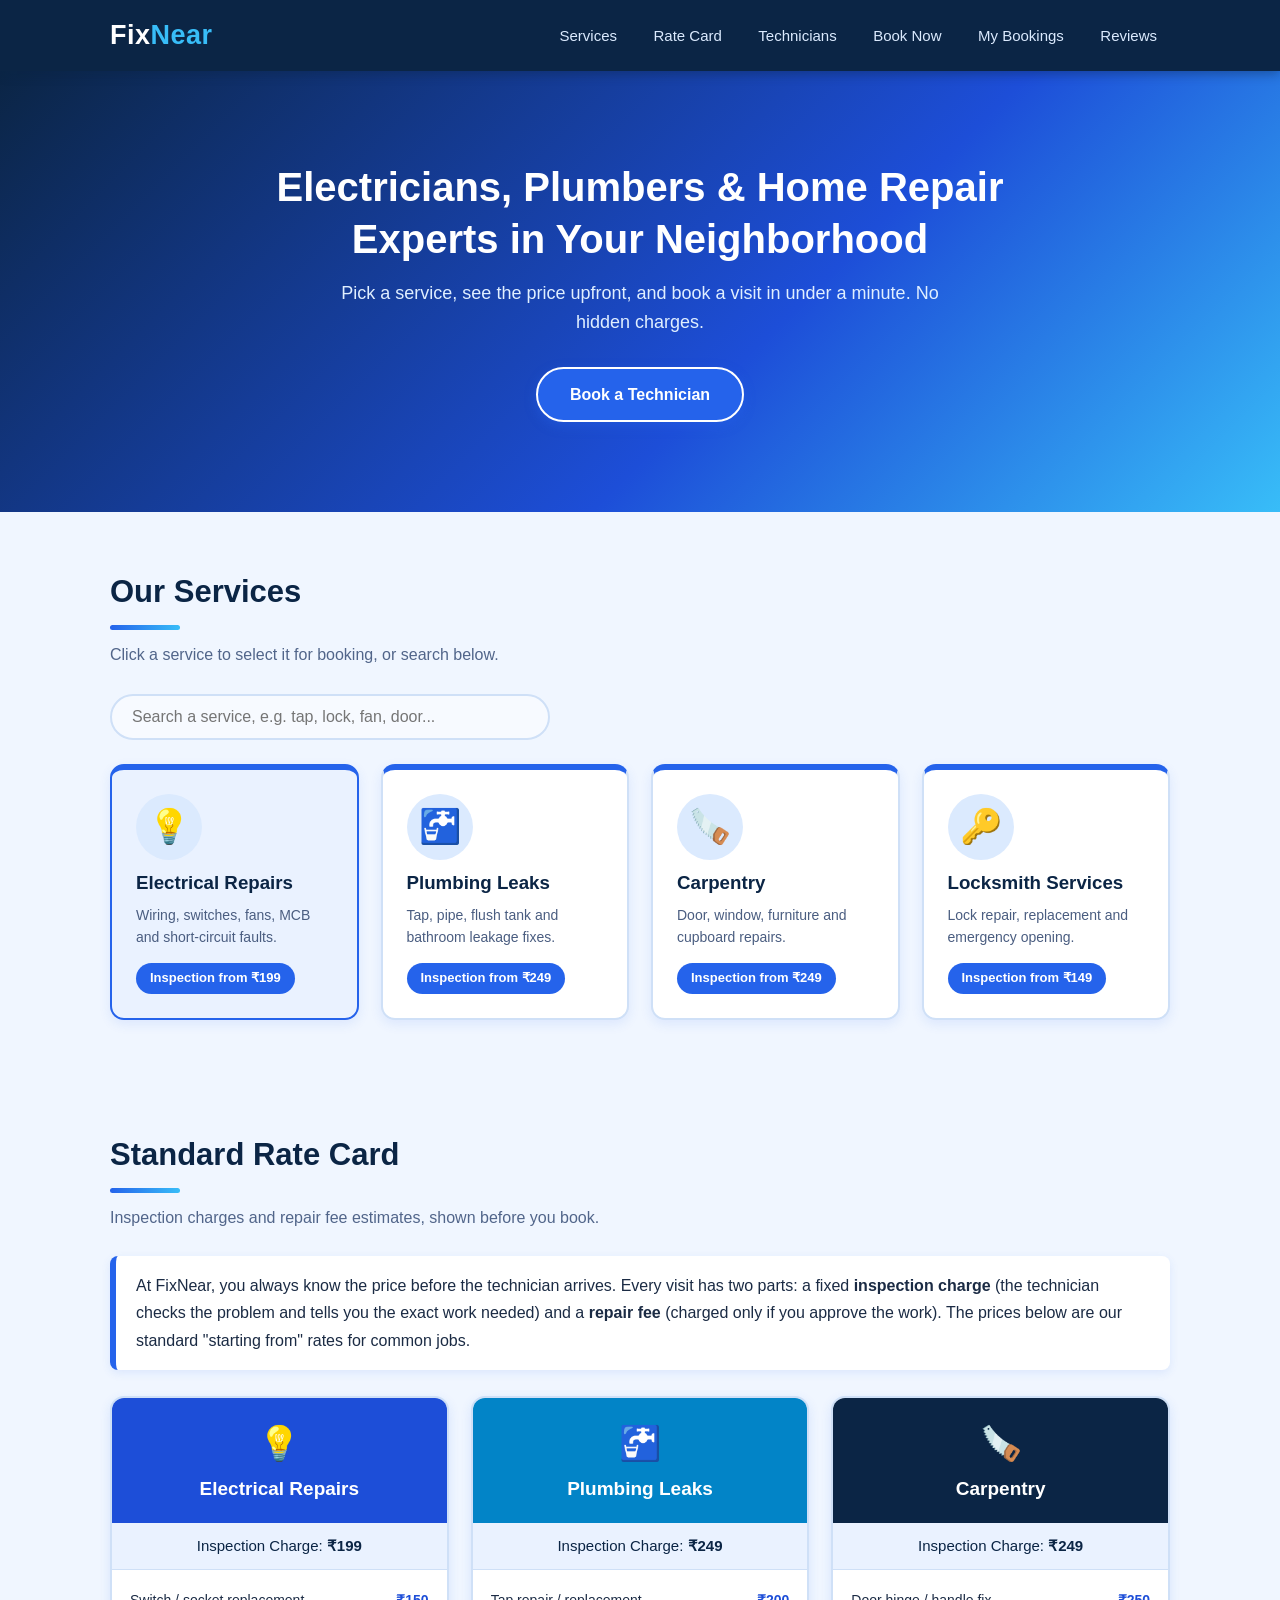
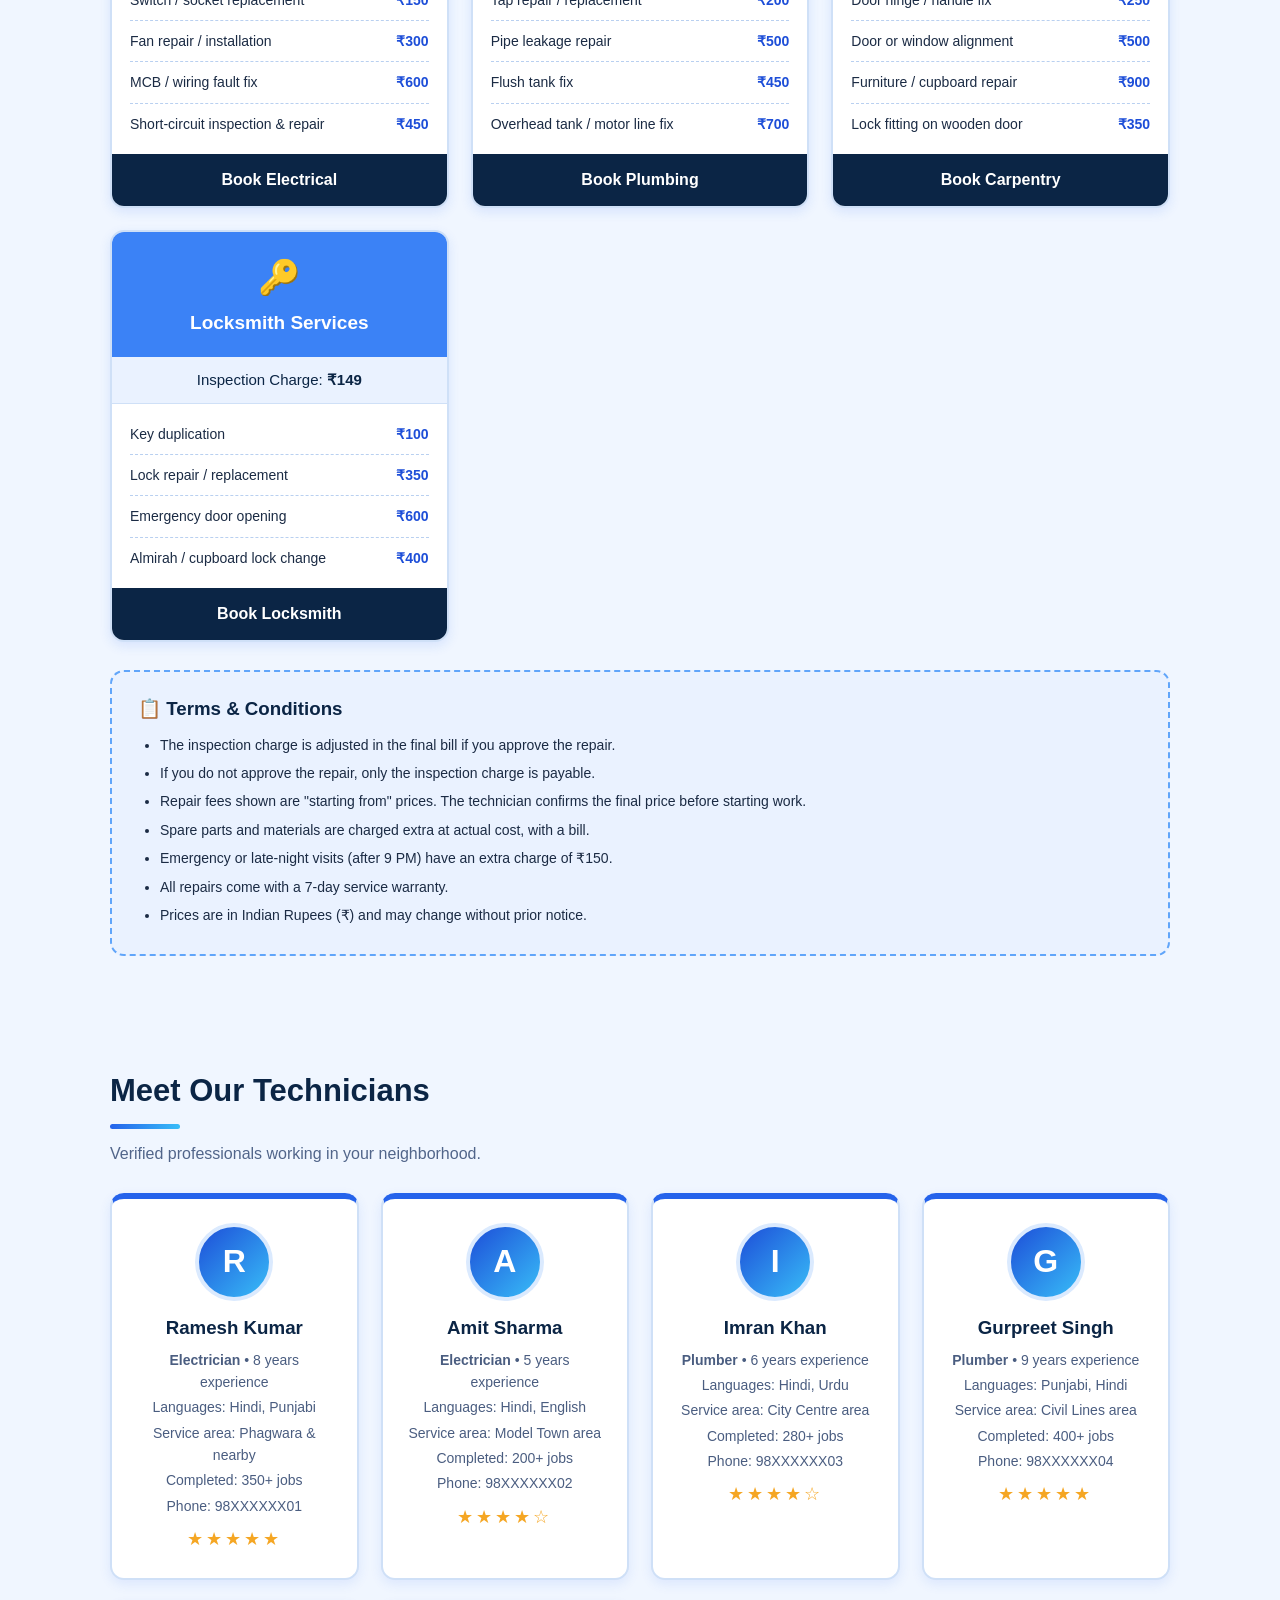
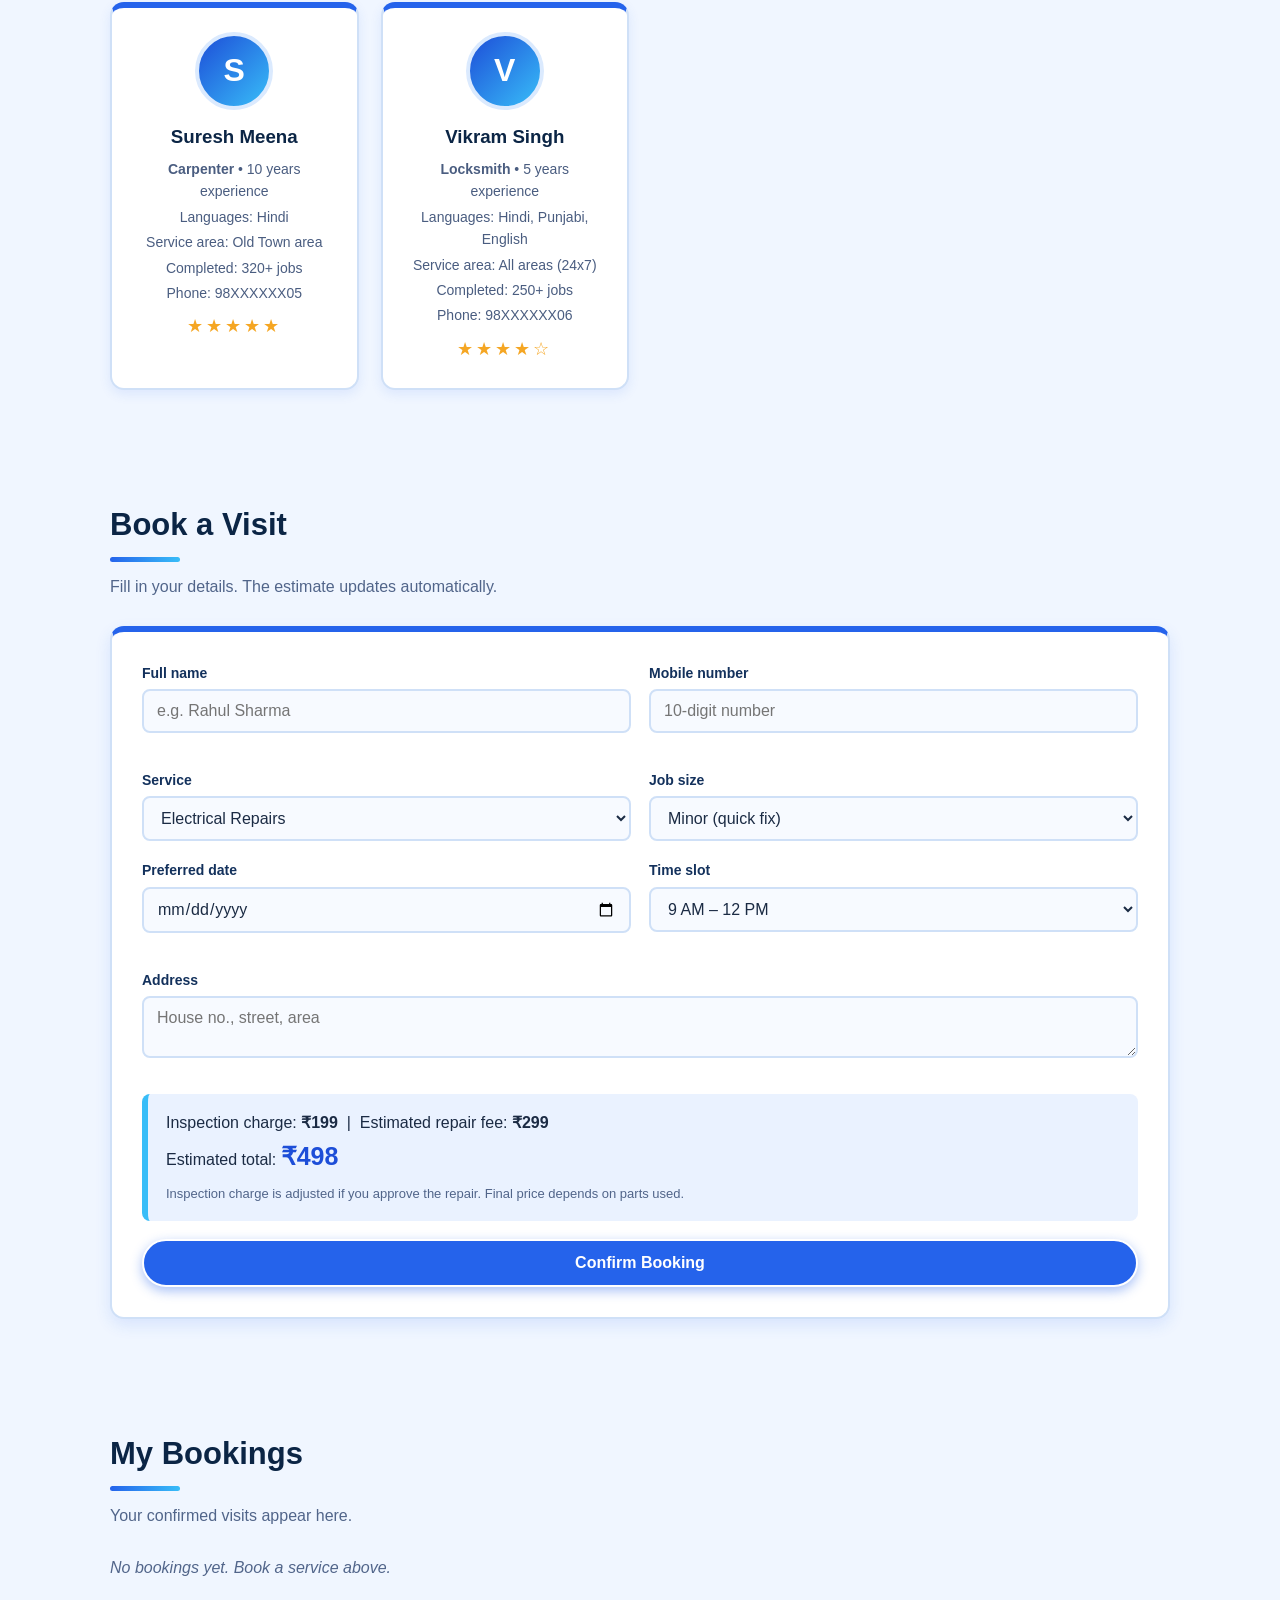
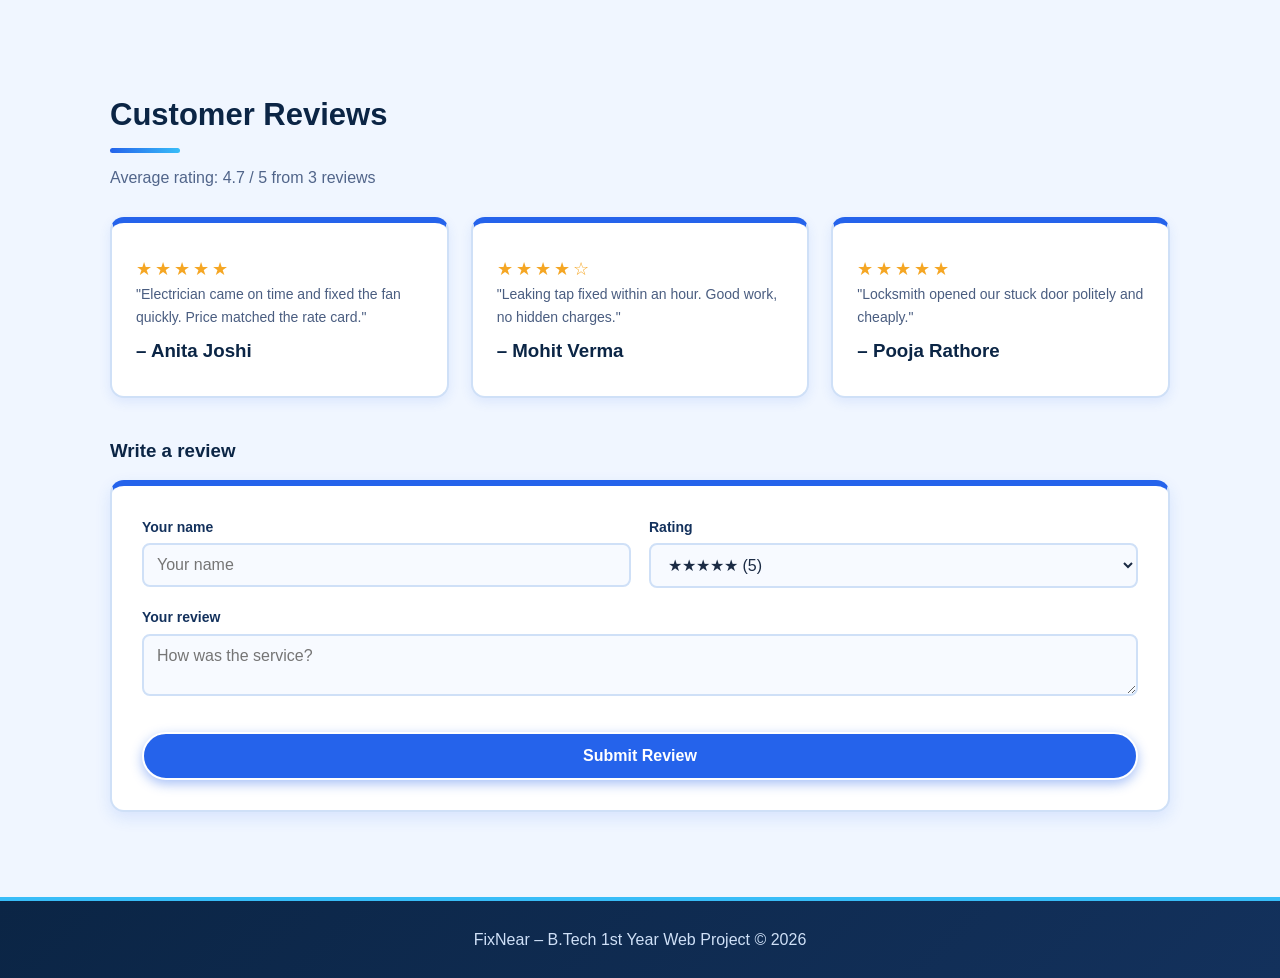
<file: index.html>
<!DOCTYPE html>
<html lang="en">
<head>
  <meta charset="UTF-8">
  <meta name="viewport" content="width=device-width, initial-scale=1">
  <title>FixNear – Neighborhood Home Repair Booking</title>
  <link rel="stylesheet" href="booking.css">
</head>
<body>

<!-- ==================== HEADER ==================== -->
<header>
  <div class="nav">
    <div class="logo">Fix<span>Near</span></div>
    <nav>
      <a href="#services">Services</a>
      <a href="#rates">Rate Card</a>
      <a href="#team">Technicians</a>
      <a href="#book">Book Now</a>
      <a href="#mybookings">My Bookings</a>
      <a href="#reviews">Reviews</a>
    </nav>
  </div>
</header>

<!-- ==================== HERO ==================== -->
<div class="hero">
  <h1>Electricians, Plumbers &amp; Home Repair Experts in Your Neighborhood</h1>
  <p>Pick a service, see the price upfront, and book a visit in under a minute. No hidden charges.</p>
  <a class="btn" href="#book">Book a Technician</a>
</div>

<!-- ==================== SERVICES ==================== -->
<section id="services">
  <h2>Our Services</h2>
  <p class="sub">Click a service to select it for booking, or search below.</p>
  <input id="searchBox" class="search" type="search" placeholder="Search a service, e.g. tap, lock, fan, door...">

  <div class="grid" id="serviceGrid">

    <div class="card service" data-service="electrical" tabindex="0" role="button">
      <div class="icon">💡</div>
      <h3>Electrical Repairs</h3>
      <p>Wiring, switches, fans, MCB and short-circuit faults.</p>
      <div class="from">Inspection from ₹199</div>
    </div>

    <div class="card service" data-service="plumbing" tabindex="0" role="button">
      <div class="icon">🚰</div>
      <h3>Plumbing Leaks</h3>
      <p>Tap, pipe, flush tank and bathroom leakage fixes.</p>
      <div class="from">Inspection from ₹249</div>
    </div>

    <div class="card service" data-service="carpentry" tabindex="0" role="button">
      <div class="icon">🪚</div>
      <h3>Carpentry</h3>
      <p>Door, window, furniture and cupboard repairs.</p>
      <div class="from">Inspection from ₹249</div>
    </div>

    <div class="card service" data-service="locksmith" tabindex="0" role="button">
      <div class="icon">🔑</div>
      <h3>Locksmith Services</h3>
      <p>Lock repair, replacement and emergency opening.</p>
      <div class="from">Inspection from ₹149</div>
    </div>

  </div>
  <p class="empty" id="noResult" hidden>No service matches your search.</p>
</section>

<!-- ==================== RATE CARD ==================== -->
<section id="rates">
  <h2>Standard Rate Card</h2>
  <p class="sub">Inspection charges and repair fee estimates, shown before you book.</p>

  <p class="rate-intro">
    At FixNear, you always know the price before the technician arrives. Every visit has two parts:
    a fixed <b>inspection charge</b> (the technician checks the problem and tells you the exact work needed)
    and a <b>repair fee</b> (charged only if you approve the work). The prices below are our standard
    "starting from" rates for common jobs.
  </p>

  <div class="rate-grid">

    <div class="rate-box">
      <div class="rate-head" style="background-color:#2f6db5;">
        <span class="rate-icon">💡</span>
        <h3>Electrical Repairs</h3>
      </div>
      <div class="rate-insp">Inspection Charge: <b>₹199</b></div>
      <ul class="rate-list">
        <li><span>Switch / socket replacement</span><b>₹150</b></li>
        <li><span>Fan repair / installation</span><b>₹300</b></li>
        <li><span>MCB / wiring fault fix</span><b>₹600</b></li>
        <li><span>Short-circuit inspection &amp; repair</span><b>₹450</b></li>
      </ul>
      <a class="rate-btn" href="#book">Book Electrical</a>
    </div>

    <div class="rate-box">
      <div class="rate-head" style="background-color:#1a9a8a;">
        <span class="rate-icon">🚰</span>
        <h3>Plumbing Leaks</h3>
      </div>
      <div class="rate-insp">Inspection Charge: <b>₹249</b></div>
      <ul class="rate-list">
        <li><span>Tap repair / replacement</span><b>₹200</b></li>
        <li><span>Pipe leakage repair</span><b>₹500</b></li>
        <li><span>Flush tank fix</span><b>₹450</b></li>
        <li><span>Overhead tank / motor line fix</span><b>₹700</b></li>
      </ul>
      <a class="rate-btn" href="#book">Book Plumbing</a>
    </div>

    <div class="rate-box">
      <div class="rate-head" style="background-color:#c9762b;">
        <span class="rate-icon">🪚</span>
        <h3>Carpentry</h3>
      </div>
      <div class="rate-insp">Inspection Charge: <b>₹249</b></div>
      <ul class="rate-list">
        <li><span>Door hinge / handle fix</span><b>₹250</b></li>
        <li><span>Door or window alignment</span><b>₹500</b></li>
        <li><span>Furniture / cupboard repair</span><b>₹900</b></li>
        <li><span>Lock fitting on wooden door</span><b>₹350</b></li>
      </ul>
      <a class="rate-btn" href="#book">Book Carpentry</a>
    </div>

    <div class="rate-box">
      <div class="rate-head" style="background-color:#7a4fc2;">
        <span class="rate-icon">🔑</span>
        <h3>Locksmith Services</h3>
      </div>
      <div class="rate-insp">Inspection Charge: <b>₹149</b></div>
      <ul class="rate-list">
        <li><span>Key duplication</span><b>₹100</b></li>
        <li><span>Lock repair / replacement</span><b>₹350</b></li>
        <li><span>Emergency door opening</span><b>₹600</b></li>
        <li><span>Almirah / cupboard lock change</span><b>₹400</b></li>
      </ul>
      <a class="rate-btn" href="#book">Book Locksmith</a>
    </div>

  </div>

  <div class="rate-terms">
    <h3>📋 Terms &amp; Conditions</h3>
    <ul>
      <li>The inspection charge is adjusted in the final bill if you approve the repair.</li>
      <li>If you do not approve the repair, only the inspection charge is payable.</li>
      <li>Repair fees shown are "starting from" prices. The technician confirms the final price before starting work.</li>
      <li>Spare parts and materials are charged extra at actual cost, with a bill.</li>
      <li>Emergency or late-night visits (after 9 PM) have an extra charge of ₹150.</li>
      <li>All repairs come with a 7-day service warranty.</li>
      <li>Prices are in Indian Rupees (₹) and may change without prior notice.</li>
    </ul>
  </div>
</section>

<!-- ==================== TECHNICIANS ==================== -->
<section id="team">
  <h2>Meet Our Technicians</h2>
  <p class="sub">Verified professionals working in your neighborhood.</p>

  <div class="grid">

    <div class="card tech">
      <div class="avatar">R</div>
      <h3>Ramesh Kumar</h3>
      <p><b>Electrician</b> • 8 years experience</p>
      <p>Languages: Hindi, Punjabi</p>
      <p>Service area: Phagwara &amp; nearby</p>
      <p>Completed: 350+ jobs</p>
      <p>Phone: 98XXXXXX01</p>
      <div class="stars">★★★★★</div>
    </div>

    <div class="card tech">
      <div class="avatar">A</div>
      <h3>Amit Sharma</h3>
      <p><b>Electrician</b> • 5 years experience</p>
      <p>Languages: Hindi, English</p>
      <p>Service area: Model Town area</p>
      <p>Completed: 200+ jobs</p>
      <p>Phone: 98XXXXXX02</p>
      <div class="stars">★★★★☆</div>
    </div>

    <div class="card tech">
      <div class="avatar">I</div>
      <h3>Imran Khan</h3>
      <p><b>Plumber</b> • 6 years experience</p>
      <p>Languages: Hindi, Urdu</p>
      <p>Service area: City Centre area</p>
      <p>Completed: 280+ jobs</p>
      <p>Phone: 98XXXXXX03</p>
      <div class="stars">★★★★☆</div>
    </div>

    <div class="card tech">
      <div class="avatar">G</div>
      <h3>Gurpreet Singh</h3>
      <p><b>Plumber</b> • 9 years experience</p>
      <p>Languages: Punjabi, Hindi</p>
      <p>Service area: Civil Lines area</p>
      <p>Completed: 400+ jobs</p>
      <p>Phone: 98XXXXXX04</p>
      <div class="stars">★★★★★</div>
    </div>

    <div class="card tech">
      <div class="avatar">S</div>
      <h3>Suresh Meena</h3>
      <p><b>Carpenter</b> • 10 years experience</p>
      <p>Languages: Hindi</p>
      <p>Service area: Old Town area</p>
      <p>Completed: 320+ jobs</p>
      <p>Phone: 98XXXXXX05</p>
      <div class="stars">★★★★★</div>
    </div>

    <div class="card tech">
      <div class="avatar">V</div>
      <h3>Vikram Singh</h3>
      <p><b>Locksmith</b> • 5 years experience</p>
      <p>Languages: Hindi, Punjabi, English</p>
      <p>Service area: All areas (24x7)</p>
      <p>Completed: 250+ jobs</p>
      <p>Phone: 98XXXXXX06</p>
      <div class="stars">★★★★☆</div>
    </div>

  </div>
</section>

<!-- ==================== BOOKING FORM ==================== -->
<section id="book">
  <h2>Book a Visit</h2>
  <p class="sub">Fill in your details. The estimate updates automatically.</p>

  <div class="formbox">
    <div class="field">
      <label for="name">Full name</label>
      <input id="name" type="text" placeholder="e.g. Rahul Sharma">
      <div class="err" id="eName"></div>
    </div>

    <div class="field">
      <label for="phone">Mobile number</label>
      <input id="phone" type="tel" placeholder="10-digit number" maxlength="10">
      <div class="err" id="ePhone"></div>
    </div>

    <div class="field">
      <label for="service">Service</label>
      <!-- Prices used for the estimate are stored in data-inspection, data-min and data-max.
           Change them here if you change the rate card. -->
      <select id="service">
        <option value="electrical" data-inspection="199" data-min="299" data-max="899">Electrical Repairs</option>
        <option value="plumbing"   data-inspection="249" data-min="349" data-max="1199">Plumbing Leaks</option>
        <option value="carpentry"  data-inspection="249" data-min="399" data-max="1499">Carpentry</option>
        <option value="locksmith"  data-inspection="149" data-min="249" data-max="999">Locksmith Services</option>
      </select>
    </div>

    <div class="field">
      <label for="job">Job size</label>
      <select id="job">
        <option value="min">Minor (quick fix)</option>
        <option value="max">Major (bigger repair)</option>
      </select>
    </div>

    <div class="field">
      <label for="date">Preferred date</label>
      <input id="date" type="date">
      <div class="err" id="eDate"></div>
    </div>

    <div class="field">
      <label for="slot">Time slot</label>
      <select id="slot">
        <option>9 AM – 12 PM</option>
        <option>12 PM – 3 PM</option>
        <option>3 PM – 6 PM</option>
        <option>6 PM – 9 PM</option>
      </select>
    </div>

    <div class="field full">
      <label for="address">Address</label>
      <textarea id="address" rows="2" placeholder="House no., street, area"></textarea>
      <div class="err" id="eAddress"></div>
    </div>

    <div class="field full">
      <div class="estimate" id="estimate"></div>
    </div>

    <div class="field full">
      <button class="btn" id="bookBtn" type="button">Confirm Booking</button>
    </div>
  </div>

  <div class="msg" id="msg" role="status"></div>
</section>

<!-- ==================== MY BOOKINGS ==================== -->
<section id="mybookings">
  <h2>My Bookings</h2>
  <p class="sub">Your confirmed visits appear here.</p>
  <div id="bookingList"></div>
</section>

<!-- ==================== REVIEWS ==================== -->
<section id="reviews">
  <h2>Customer Reviews</h2>
  <p class="sub" id="avgRating"></p>

  <!-- data-stars is the rating number used to work out the average -->
  <div class="grid" id="reviewList">

    <div class="card" data-stars="5">
      <div class="stars">★★★★★</div>
      <p>"Electrician came on time and fixed the fan quickly. Price matched the rate card."</p>
      <h3>– Anita Joshi</h3>
    </div>

    <div class="card" data-stars="4">
      <div class="stars">★★★★☆</div>
      <p>"Leaking tap fixed within an hour. Good work, no hidden charges."</p>
      <h3>– Mohit Verma</h3>
    </div>

    <div class="card" data-stars="5">
      <div class="stars">★★★★★</div>
      <p>"Locksmith opened our stuck door politely and cheaply."</p>
      <h3>– Pooja Rathore</h3>
    </div>

  </div>

  <h3 class="mt">Write a review</h3>
  <div class="formbox">
    <div class="field">
      <label for="rName">Your name</label>
      <input id="rName" type="text" placeholder="Your name">
    </div>

    <div class="field">
      <label for="rStars">Rating</label>
      <select id="rStars">
        <option value="5">★★★★★ (5)</option>
        <option value="4">★★★★☆ (4)</option>
        <option value="3">★★★☆☆ (3)</option>
        <option value="2">★★☆☆☆ (2)</option>
        <option value="1">★☆☆☆☆ (1)</option>
      </select>
    </div>

    <div class="field full">
      <label for="rText">Your review</label>
      <textarea id="rText" rows="2" placeholder="How was the service?"></textarea>
      <div class="err" id="eReview"></div>
    </div>

    <div class="field full">
      <button class="btn" id="reviewBtn" type="button">Submit Review</button>
    </div>
  </div>
</section>

<!-- ==================== FOOTER ==================== -->
<footer>FixNear – B.Tech 1st Year Web Project &copy; 2026</footer>

<script src="booking.js"></script>
</body>
</html>
</file>
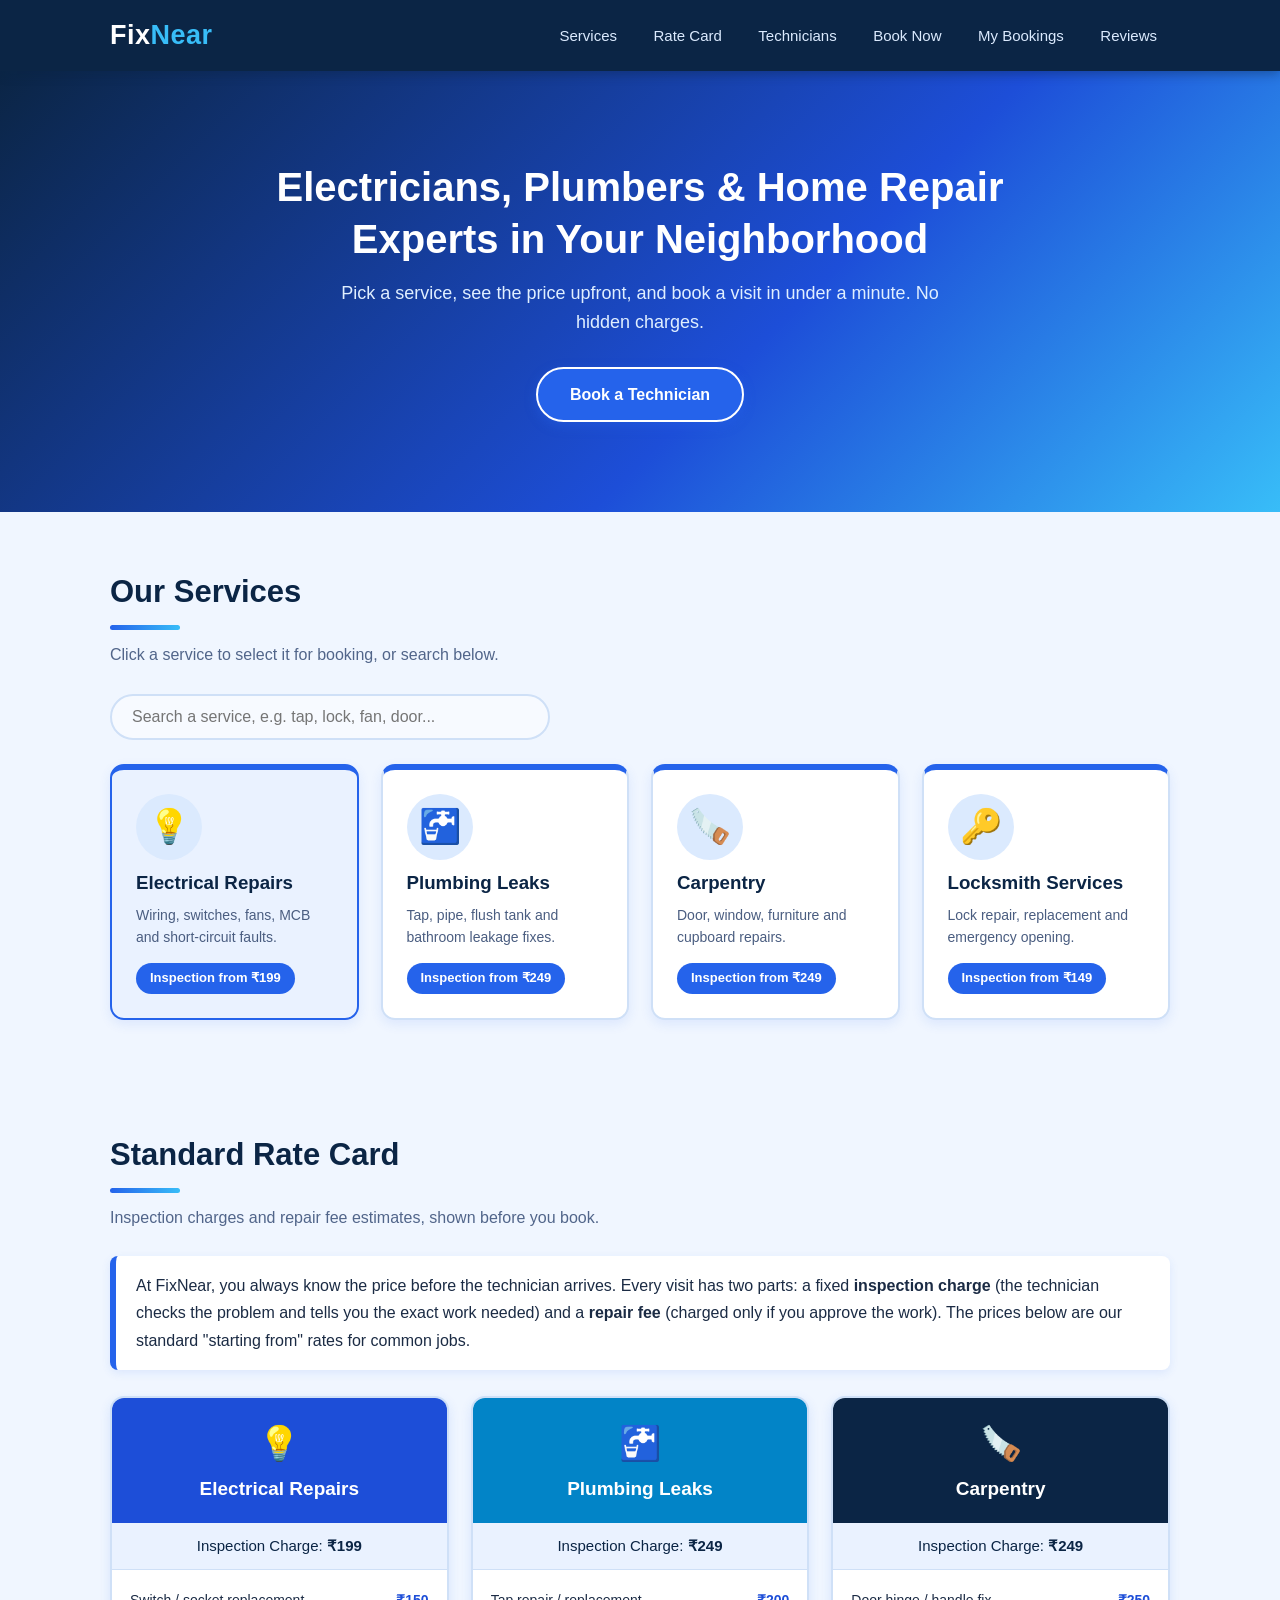
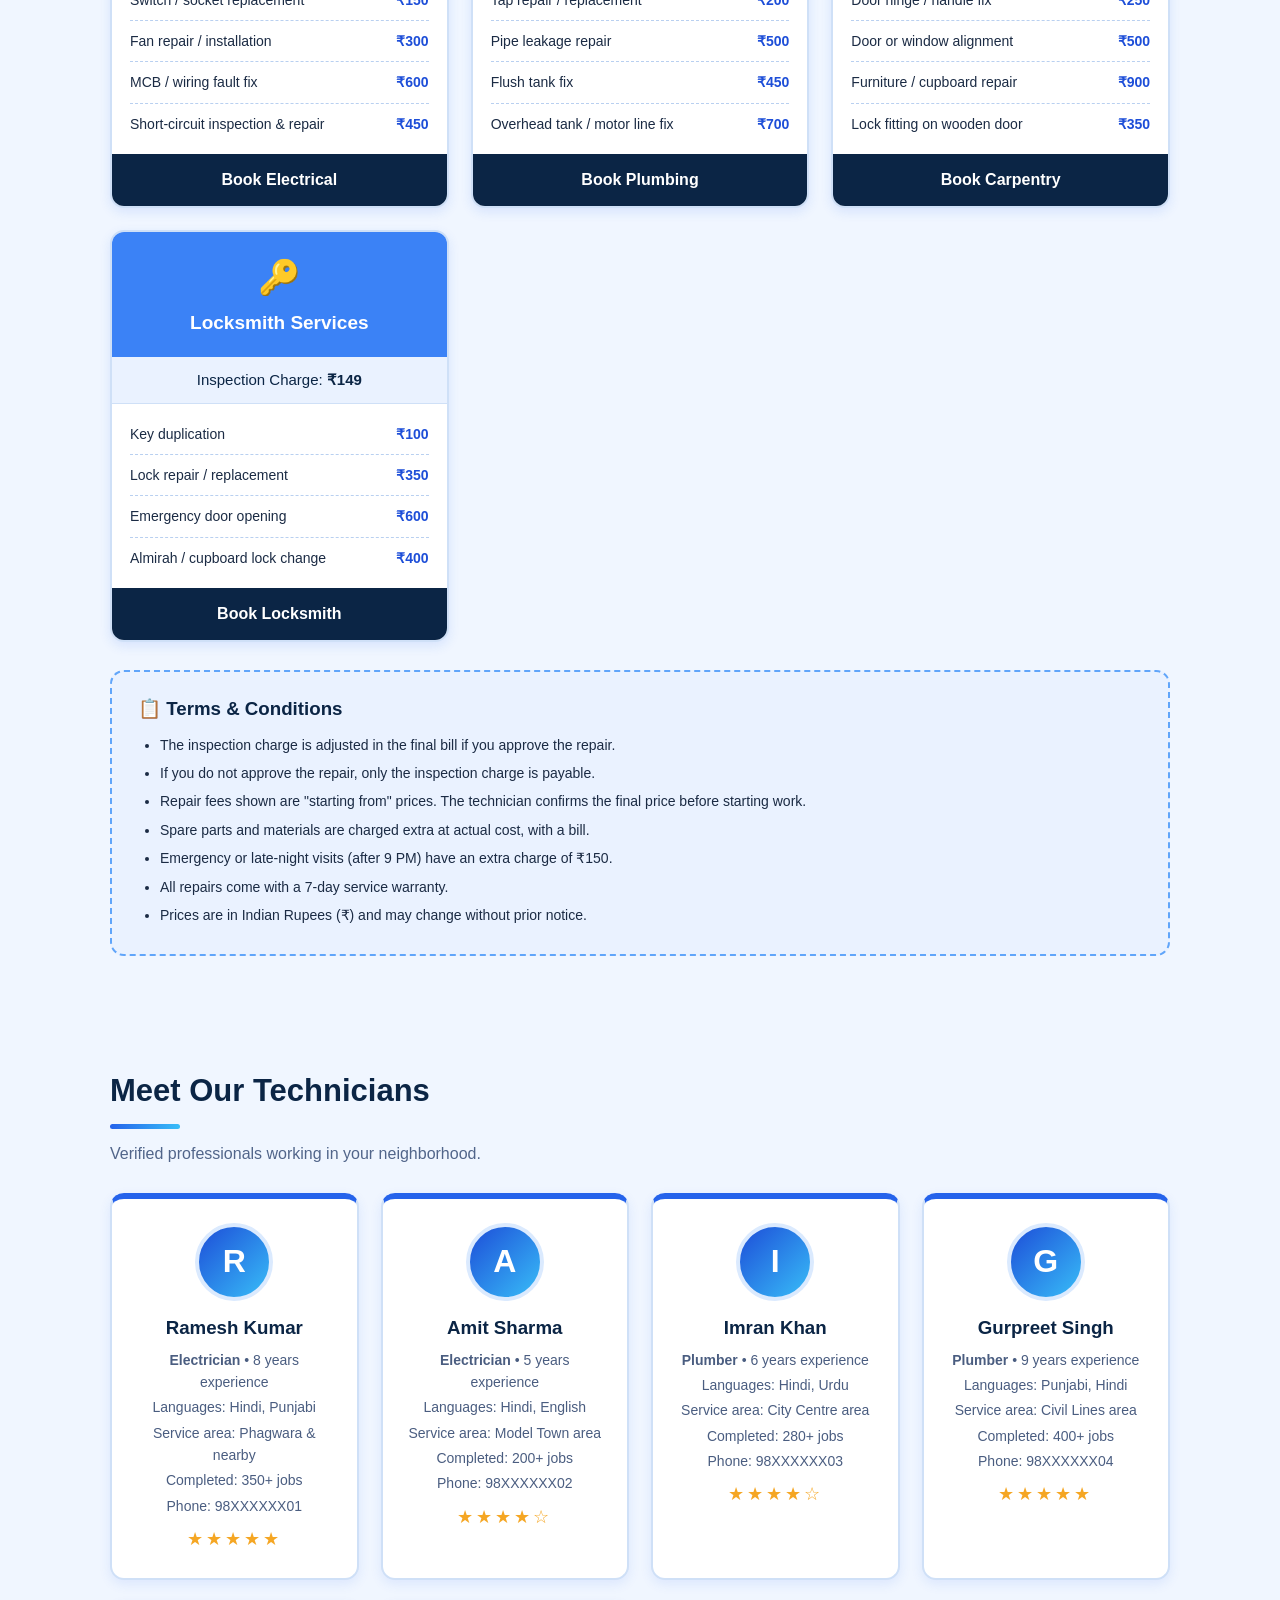
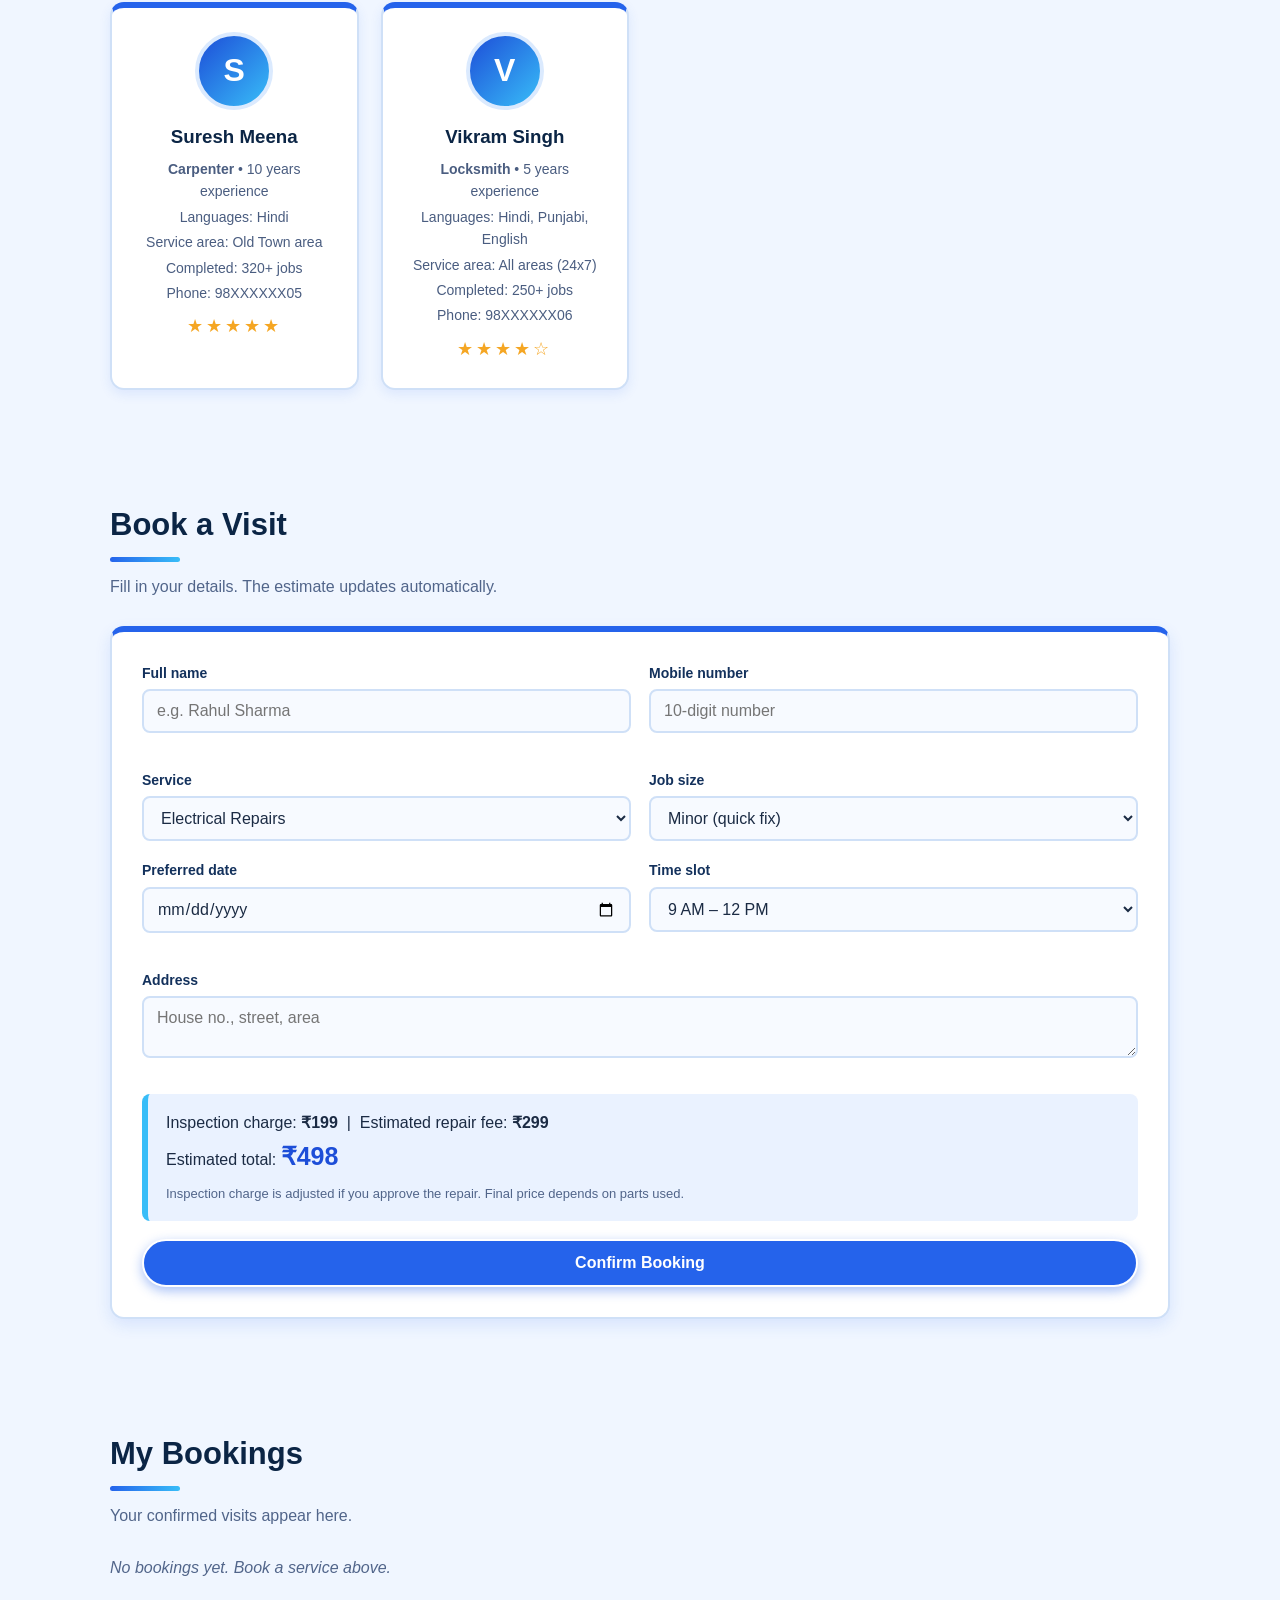
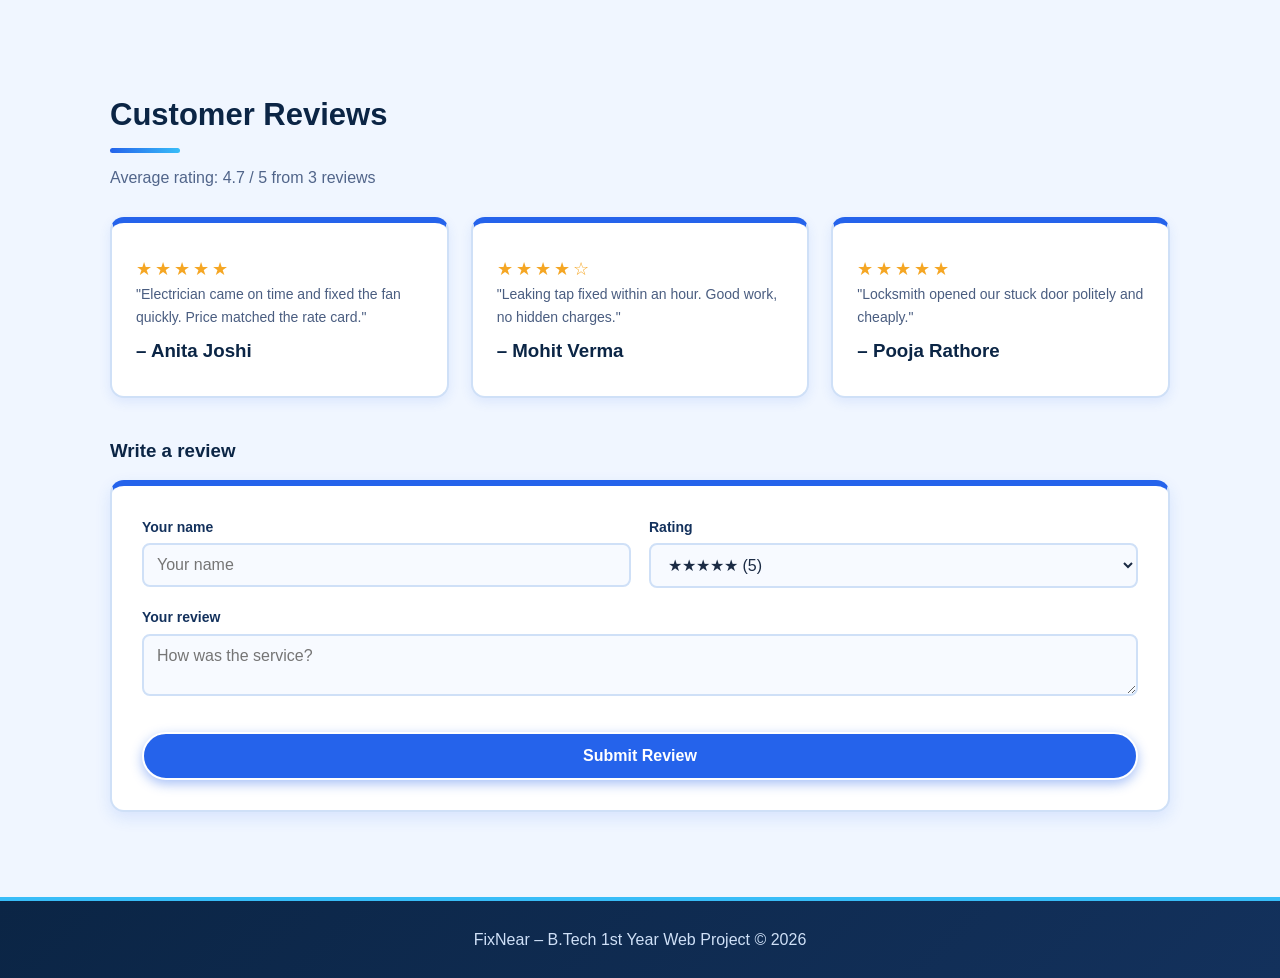
<file: booking.html>
<!DOCTYPE html>
<html lang="en">
<head>
  <meta charset="UTF-8">
  <meta name="viewport" content="width=device-width, initial-scale=1">
  <title>FixNear – Neighborhood Home Repair Booking</title>
  <link rel="stylesheet" href="booking.css">
</head>
<body>

<!-- ==================== HEADER ==================== -->
<header>
  <div class="nav">
    <div class="logo">Fix<span>Near</span></div>
    <nav>
      <a href="#services">Services</a>
      <a href="#rates">Rate Card</a>
      <a href="#team">Technicians</a>
      <a href="#book">Book Now</a>
      <a href="#mybookings">My Bookings</a>
      <a href="#reviews">Reviews</a>
    </nav>
  </div>
</header>

<!-- ==================== HERO ==================== -->
<div class="hero">
  <h1>Electricians, Plumbers &amp; Home Repair Experts in Your Neighborhood</h1>
  <p>Pick a service, see the price upfront, and book a visit in under a minute. No hidden charges.</p>
  <a class="btn" href="#book">Book a Technician</a>
</div>

<!-- ==================== SERVICES ==================== -->
<section id="services">
  <h2>Our Services</h2>
  <p class="sub">Click a service to select it for booking, or search below.</p>
  <input id="searchBox" class="search" type="search" placeholder="Search a service, e.g. tap, lock, fan, door...">

  <div class="grid" id="serviceGrid">

    <div class="card service" data-service="electrical" tabindex="0" role="button">
      <div class="icon">💡</div>
      <h3>Electrical Repairs</h3>
      <p>Wiring, switches, fans, MCB and short-circuit faults.</p>
      <div class="from">Inspection from ₹199</div>
    </div>

    <div class="card service" data-service="plumbing" tabindex="0" role="button">
      <div class="icon">🚰</div>
      <h3>Plumbing Leaks</h3>
      <p>Tap, pipe, flush tank and bathroom leakage fixes.</p>
      <div class="from">Inspection from ₹249</div>
    </div>

    <div class="card service" data-service="carpentry" tabindex="0" role="button">
      <div class="icon">🪚</div>
      <h3>Carpentry</h3>
      <p>Door, window, furniture and cupboard repairs.</p>
      <div class="from">Inspection from ₹249</div>
    </div>

    <div class="card service" data-service="locksmith" tabindex="0" role="button">
      <div class="icon">🔑</div>
      <h3>Locksmith Services</h3>
      <p>Lock repair, replacement and emergency opening.</p>
      <div class="from">Inspection from ₹149</div>
    </div>

  </div>
  <p class="empty" id="noResult" hidden>No service matches your search.</p>
</section>

<!-- ==================== RATE CARD ==================== -->
<section id="rates">
  <h2>Standard Rate Card</h2>
  <p class="sub">Inspection charges and repair fee estimates, shown before you book.</p>

  <p class="rate-intro">
    At FixNear, you always know the price before the technician arrives. Every visit has two parts:
    a fixed <b>inspection charge</b> (the technician checks the problem and tells you the exact work needed)
    and a <b>repair fee</b> (charged only if you approve the work). The prices below are our standard
    "starting from" rates for common jobs.
  </p>

  <div class="rate-grid">

    <div class="rate-box">
      <div class="rate-head" style="background-color:#2f6db5;">
        <span class="rate-icon">💡</span>
        <h3>Electrical Repairs</h3>
      </div>
      <div class="rate-insp">Inspection Charge: <b>₹199</b></div>
      <ul class="rate-list">
        <li><span>Switch / socket replacement</span><b>₹150</b></li>
        <li><span>Fan repair / installation</span><b>₹300</b></li>
        <li><span>MCB / wiring fault fix</span><b>₹600</b></li>
        <li><span>Short-circuit inspection &amp; repair</span><b>₹450</b></li>
      </ul>
      <a class="rate-btn" href="#book">Book Electrical</a>
    </div>

    <div class="rate-box">
      <div class="rate-head" style="background-color:#1a9a8a;">
        <span class="rate-icon">🚰</span>
        <h3>Plumbing Leaks</h3>
      </div>
      <div class="rate-insp">Inspection Charge: <b>₹249</b></div>
      <ul class="rate-list">
        <li><span>Tap repair / replacement</span><b>₹200</b></li>
        <li><span>Pipe leakage repair</span><b>₹500</b></li>
        <li><span>Flush tank fix</span><b>₹450</b></li>
        <li><span>Overhead tank / motor line fix</span><b>₹700</b></li>
      </ul>
      <a class="rate-btn" href="#book">Book Plumbing</a>
    </div>

    <div class="rate-box">
      <div class="rate-head" style="background-color:#c9762b;">
        <span class="rate-icon">🪚</span>
        <h3>Carpentry</h3>
      </div>
      <div class="rate-insp">Inspection Charge: <b>₹249</b></div>
      <ul class="rate-list">
        <li><span>Door hinge / handle fix</span><b>₹250</b></li>
        <li><span>Door or window alignment</span><b>₹500</b></li>
        <li><span>Furniture / cupboard repair</span><b>₹900</b></li>
        <li><span>Lock fitting on wooden door</span><b>₹350</b></li>
      </ul>
      <a class="rate-btn" href="#book">Book Carpentry</a>
    </div>

    <div class="rate-box">
      <div class="rate-head" style="background-color:#7a4fc2;">
        <span class="rate-icon">🔑</span>
        <h3>Locksmith Services</h3>
      </div>
      <div class="rate-insp">Inspection Charge: <b>₹149</b></div>
      <ul class="rate-list">
        <li><span>Key duplication</span><b>₹100</b></li>
        <li><span>Lock repair / replacement</span><b>₹350</b></li>
        <li><span>Emergency door opening</span><b>₹600</b></li>
        <li><span>Almirah / cupboard lock change</span><b>₹400</b></li>
      </ul>
      <a class="rate-btn" href="#book">Book Locksmith</a>
    </div>

  </div>

  <div class="rate-terms">
    <h3>📋 Terms &amp; Conditions</h3>
    <ul>
      <li>The inspection charge is adjusted in the final bill if you approve the repair.</li>
      <li>If you do not approve the repair, only the inspection charge is payable.</li>
      <li>Repair fees shown are "starting from" prices. The technician confirms the final price before starting work.</li>
      <li>Spare parts and materials are charged extra at actual cost, with a bill.</li>
      <li>Emergency or late-night visits (after 9 PM) have an extra charge of ₹150.</li>
      <li>All repairs come with a 7-day service warranty.</li>
      <li>Prices are in Indian Rupees (₹) and may change without prior notice.</li>
    </ul>
  </div>
</section>

<!-- ==================== TECHNICIANS ==================== -->
<section id="team">
  <h2>Meet Our Technicians</h2>
  <p class="sub">Verified professionals working in your neighborhood.</p>

  <div class="grid">

    <div class="card tech">
      <div class="avatar">R</div>
      <h3>Ramesh Kumar</h3>
      <p><b>Electrician</b> • 8 years experience</p>
      <p>Languages: Hindi, Punjabi</p>
      <p>Service area: Phagwara &amp; nearby</p>
      <p>Completed: 350+ jobs</p>
      <p>Phone: 98XXXXXX01</p>
      <div class="stars">★★★★★</div>
    </div>

    <div class="card tech">
      <div class="avatar">A</div>
      <h3>Amit Sharma</h3>
      <p><b>Electrician</b> • 5 years experience</p>
      <p>Languages: Hindi, English</p>
      <p>Service area: Model Town area</p>
      <p>Completed: 200+ jobs</p>
      <p>Phone: 98XXXXXX02</p>
      <div class="stars">★★★★☆</div>
    </div>

    <div class="card tech">
      <div class="avatar">I</div>
      <h3>Imran Khan</h3>
      <p><b>Plumber</b> • 6 years experience</p>
      <p>Languages: Hindi, Urdu</p>
      <p>Service area: City Centre area</p>
      <p>Completed: 280+ jobs</p>
      <p>Phone: 98XXXXXX03</p>
      <div class="stars">★★★★☆</div>
    </div>

    <div class="card tech">
      <div class="avatar">G</div>
      <h3>Gurpreet Singh</h3>
      <p><b>Plumber</b> • 9 years experience</p>
      <p>Languages: Punjabi, Hindi</p>
      <p>Service area: Civil Lines area</p>
      <p>Completed: 400+ jobs</p>
      <p>Phone: 98XXXXXX04</p>
      <div class="stars">★★★★★</div>
    </div>

    <div class="card tech">
      <div class="avatar">S</div>
      <h3>Suresh Meena</h3>
      <p><b>Carpenter</b> • 10 years experience</p>
      <p>Languages: Hindi</p>
      <p>Service area: Old Town area</p>
      <p>Completed: 320+ jobs</p>
      <p>Phone: 98XXXXXX05</p>
      <div class="stars">★★★★★</div>
    </div>

    <div class="card tech">
      <div class="avatar">V</div>
      <h3>Vikram Singh</h3>
      <p><b>Locksmith</b> • 5 years experience</p>
      <p>Languages: Hindi, Punjabi, English</p>
      <p>Service area: All areas (24x7)</p>
      <p>Completed: 250+ jobs</p>
      <p>Phone: 98XXXXXX06</p>
      <div class="stars">★★★★☆</div>
    </div>

  </div>
</section>

<!-- ==================== BOOKING FORM ==================== -->
<section id="book">
  <h2>Book a Visit</h2>
  <p class="sub">Fill in your details. The estimate updates automatically.</p>

  <div class="formbox">
    <div class="field">
      <label for="name">Full name</label>
      <input id="name" type="text" placeholder="e.g. Rahul Sharma">
      <div class="err" id="eName"></div>
    </div>

    <div class="field">
      <label for="phone">Mobile number</label>
      <input id="phone" type="tel" placeholder="10-digit number" maxlength="10">
      <div class="err" id="ePhone"></div>
    </div>

    <div class="field">
      <label for="service">Service</label>
      <!-- Prices used for the estimate are stored in data-inspection, data-min and data-max.
           Change them here if you change the rate card. -->
      <select id="service">
        <option value="electrical" data-inspection="199" data-min="299" data-max="899">Electrical Repairs</option>
        <option value="plumbing"   data-inspection="249" data-min="349" data-max="1199">Plumbing Leaks</option>
        <option value="carpentry"  data-inspection="249" data-min="399" data-max="1499">Carpentry</option>
        <option value="locksmith"  data-inspection="149" data-min="249" data-max="999">Locksmith Services</option>
      </select>
    </div>

    <div class="field">
      <label for="job">Job size</label>
      <select id="job">
        <option value="min">Minor (quick fix)</option>
        <option value="max">Major (bigger repair)</option>
      </select>
    </div>

    <div class="field">
      <label for="date">Preferred date</label>
      <input id="date" type="date">
      <div class="err" id="eDate"></div>
    </div>

    <div class="field">
      <label for="slot">Time slot</label>
      <select id="slot">
        <option>9 AM – 12 PM</option>
        <option>12 PM – 3 PM</option>
        <option>3 PM – 6 PM</option>
        <option>6 PM – 9 PM</option>
      </select>
    </div>

    <div class="field full">
      <label for="address">Address</label>
      <textarea id="address" rows="2" placeholder="House no., street, area"></textarea>
      <div class="err" id="eAddress"></div>
    </div>

    <div class="field full">
      <div class="estimate" id="estimate"></div>
    </div>

    <div class="field full">
      <button class="btn" id="bookBtn" type="button">Confirm Booking</button>
    </div>
  </div>

  <div class="msg" id="msg" role="status"></div>
</section>

<!-- ==================== MY BOOKINGS ==================== -->
<section id="mybookings">
  <h2>My Bookings</h2>
  <p class="sub">Your confirmed visits appear here.</p>
  <div id="bookingList"></div>
</section>

<!-- ==================== REVIEWS ==================== -->
<section id="reviews">
  <h2>Customer Reviews</h2>
  <p class="sub" id="avgRating"></p>

  <!-- data-stars is the rating number used to work out the average -->
  <div class="grid" id="reviewList">

    <div class="card" data-stars="5">
      <div class="stars">★★★★★</div>
      <p>"Electrician came on time and fixed the fan quickly. Price matched the rate card."</p>
      <h3>– Anita Joshi</h3>
    </div>

    <div class="card" data-stars="4">
      <div class="stars">★★★★☆</div>
      <p>"Leaking tap fixed within an hour. Good work, no hidden charges."</p>
      <h3>– Mohit Verma</h3>
    </div>

    <div class="card" data-stars="5">
      <div class="stars">★★★★★</div>
      <p>"Locksmith opened our stuck door politely and cheaply."</p>
      <h3>– Pooja Rathore</h3>
    </div>

  </div>

  <h3 class="mt">Write a review</h3>
  <div class="formbox">
    <div class="field">
      <label for="rName">Your name</label>
      <input id="rName" type="text" placeholder="Your name">
    </div>

    <div class="field">
      <label for="rStars">Rating</label>
      <select id="rStars">
        <option value="5">★★★★★ (5)</option>
        <option value="4">★★★★☆ (4)</option>
        <option value="3">★★★☆☆ (3)</option>
        <option value="2">★★☆☆☆ (2)</option>
        <option value="1">★☆☆☆☆ (1)</option>
      </select>
    </div>

    <div class="field full">
      <label for="rText">Your review</label>
      <textarea id="rText" rows="2" placeholder="How was the service?"></textarea>
      <div class="err" id="eReview"></div>
    </div>

    <div class="field full">
      <button class="btn" id="reviewBtn" type="button">Submit Review</button>
    </div>
  </div>
</section>

<!-- ==================== FOOTER ==================== -->
<footer>FixNear – B.Tech 1st Year Web Project &copy; 2026</footer>

<script src="booking.js"></script>
</body>
</html>
</file>
<file: booking.css>
/* ---------- 1. BASIC SETTINGS ---------- */

* {
  margin: 0;
  padding: 0;
  box-sizing: border-box;
}

html {
  scroll-behavior: smooth;
  scroll-padding-top: 75px;     /* sticky header will not cover section titles */
}

body {
  font-family: "Segoe UI", Arial, sans-serif;
  background-color: #f0f6ff;
  color: #1b2b44;
  line-height: 1.6;
}


/* ---------- 2. HEADER AND MENU ---------- */

header {
  background-color: #0b2545;
  color: white;
  position: sticky;
  top: 0;
  z-index: 10;
  box-shadow: 0 3px 10px rgba(11, 37, 69, 0.4);
}

.nav {
  max-width: 1100px;
  margin: auto;
  padding: 14px 20px;
  display: flex;
  justify-content: space-between;
  align-items: center;
  flex-wrap: wrap;
  gap: 8px;
}

.logo {
  font-size: 27px;
  font-weight: bold;
  letter-spacing: 0.5px;
}

.logo span {
  color: #38bdf8;               /* "Near" in sky blue */
}

nav a {
  color: #dbeafe;
  text-decoration: none;
  margin-left: 6px;
  padding: 7px 13px;
  border-radius: 20px;          /* pill shape */
  font-size: 15px;
}

nav a:hover {
  background-color: #2563eb;
  color: white;
}


/* ---------- 3. HERO BANNER ---------- */

.hero {
  background: linear-gradient(135deg, #0b2545 0%, #1d4ed8 60%, #38bdf8 100%);
  color: white;
  text-align: center;
  padding: 90px 20px;
}

.hero h1 {
  font-size: 40px;
  max-width: 820px;
  margin: 0 auto 14px auto;
  line-height: 1.3;
}

.hero p {
  max-width: 620px;
  margin: 0 auto 30px auto;
  font-size: 18px;
  color: #e0efff;
}


/* ---------- 4. BUTTONS ---------- */

.btn {
  display: inline-block;
  background-color: #2563eb;
  color: white;
  border: 2px solid #ffffff;
  padding: 13px 32px;
  border-radius: 30px;
  font-size: 16px;
  font-weight: bold;
  text-decoration: none;
  cursor: pointer;
  box-shadow: 0 4px 12px rgba(37, 99, 235, 0.4);
}

.btn:hover {
  background-color: #1e40af;
}


/* ---------- 5. SECTIONS AND HEADINGS ---------- */

section {
  max-width: 1100px;
  margin: auto;
  padding: 55px 20px;
}

h2 {
  font-size: 31px;
  color: #0b2545;
  margin-bottom: 6px;
}

/* Blue line under every main heading */
h2::after {
  content: "";
  display: block;
  width: 70px;
  height: 5px;
  background: linear-gradient(90deg, #2563eb, #38bdf8);
  margin-top: 8px;
  border-radius: 5px;
}

.sub {
  color: #51658a;
  margin: 12px 0 26px 0;
}

.mt {
  margin: 38px 0 14px 0;
  color: #0b2545;
}


/* ---------- 6. SEARCH BOX ---------- */

.search {
  width: 100%;
  max-width: 440px;
  margin-bottom: 24px;
  border-radius: 30px !important;
  padding: 12px 20px !important;
}


/* ---------- 7. CARDS (services, technicians, reviews) ---------- */

.grid {
  display: grid;
  grid-template-columns: repeat(auto-fit, minmax(240px, 1fr));
  gap: 22px;
}

.card {
  background-color: white;
  padding: 24px;
  border-radius: 14px;
  border: 2px solid #cfe0f7;
  border-top: 6px solid #2563eb;        /* blue strip on top */
  box-shadow: 0 4px 12px rgba(37, 99, 235, 0.10);
  transition: 0.2s;
}

.card.service {
  cursor: pointer;
}

.card.service:hover {
  border-color: #38bdf8;
  border-top-color: #38bdf8;
  transform: translateY(-5px);
  box-shadow: 0 10px 20px rgba(37, 99, 235, 0.22);
}

/* The service the user has chosen */
.card.selected {
  background-color: #eaf2ff;
  border-color: #2563eb;
}

.card .icon {
  width: 66px;
  height: 66px;
  border-radius: 50%;
  background-color: #dbeafe;
  font-size: 34px;
  display: flex;
  justify-content: center;
  align-items: center;
  margin-bottom: 8px;
}

.card h3 {
  margin: 8px 0 6px 0;
  color: #0b2545;
}

.card p {
  color: #4a5d80;
  font-size: 14px;
  margin-bottom: 3px;
}

.card .from {
  display: inline-block;
  margin-top: 12px;
  padding: 5px 14px;
  border-radius: 20px;
  background-color: #2563eb;
  color: white;
  font-size: 13px;
  font-weight: bold;
}

/* Technician cards */
.tech {
  text-align: center;
}

.avatar {
  width: 78px;
  height: 78px;
  border-radius: 50%;
  background: linear-gradient(135deg, #1d4ed8, #38bdf8);
  color: white;
  font-size: 32px;
  font-weight: bold;
  margin: 0 auto 12px auto;
  display: flex;
  justify-content: center;
  align-items: center;
  border: 4px solid #dbeafe;
}

.stars {
  color: #f5a623;                       /* gold stars */
  letter-spacing: 3px;
  margin-top: 8px;
  font-size: 18px;
}


/* ---------- 8. RATE CARD (BOX DESIGN) ---------- */

.rate-intro {
  background-color: white;
  border-left: 6px solid #2563eb;
  padding: 16px 20px;
  border-radius: 8px;
  margin-bottom: 26px;
  line-height: 1.7;
  box-shadow: 0 3px 10px rgba(37, 99, 235, 0.10);
}

.rate-grid {
  display: grid;
  grid-template-columns: repeat(auto-fit, minmax(250px, 1fr));
  gap: 22px;
}

.rate-box {
  background-color: white;
  border: 2px solid #cfe0f7;
  border-radius: 14px;
  overflow: hidden;
  box-shadow: 0 4px 12px rgba(37, 99, 235, 0.12);
  display: flex;
  flex-direction: column;
  transition: 0.2s;
}

.rate-box:hover {
  transform: translateY(-6px);
  box-shadow: 0 12px 24px rgba(37, 99, 235, 0.25);
}

/* The HTML gives each box its own colour inline.
   !important below forces all four boxes into different shades of BLUE. */
.rate-head {
  color: white;
  text-align: center;
  padding: 18px 10px;
}

.rate-box:nth-child(1) .rate-head { background-color: #1d4ed8 !important; }
.rate-box:nth-child(2) .rate-head { background-color: #0284c7 !important; }
.rate-box:nth-child(3) .rate-head { background-color: #0b2545 !important; }
.rate-box:nth-child(4) .rate-head { background-color: #3b82f6 !important; }

.rate-icon {
  font-size: 34px;
}

.rate-head h3 {
  margin-top: 4px;
  font-size: 19px;
}

.rate-insp {
  background-color: #eaf2ff;
  color: #0b2545;
  text-align: center;
  padding: 11px;
  font-size: 15px;
  border-bottom: 1px solid #cfe0f7;
}

.rate-list {
  list-style: none;
  padding: 10px 18px;
  flex-grow: 1;
}

.rate-list li {
  display: flex;
  justify-content: space-between;
  gap: 10px;
  padding: 9px 0;
  border-bottom: 1px dashed #b9d0f0;
  font-size: 14px;
}

.rate-list li:last-child {
  border-bottom: none;
}

.rate-list b {
  color: #1d4ed8;
  white-space: nowrap;
}

.rate-btn {
  display: block;
  text-align: center;
  background-color: #0b2545;
  color: white;
  padding: 13px;
  text-decoration: none;
  font-weight: bold;
}

.rate-btn:hover {
  background-color: #2563eb;
}

.rate-terms {
  margin-top: 28px;
  background-color: #eaf2ff;
  border: 2px dashed #60a5fa;
  border-radius: 14px;
  padding: 22px 26px;
}

.rate-terms h3 {
  margin-bottom: 10px;
  color: #0b2545;
}

.rate-terms ul {
  padding-left: 22px;
}

.rate-terms li {
  margin-bottom: 6px;
  font-size: 14px;
}


/* ---------- 9. FORMS (booking and review) ---------- */

.formbox {
  background-color: white;
  padding: 30px;
  border-radius: 14px;
  border: 2px solid #cfe0f7;
  border-top: 6px solid #2563eb;
  box-shadow: 0 6px 16px rgba(37, 99, 235, 0.12);
  display: grid;
  grid-template-columns: 1fr 1fr;
  gap: 18px;
}

.field {
  display: flex;
  flex-direction: column;
}

.field.full {
  grid-column: 1 / -1;
}

label {
  font-weight: bold;
  margin-bottom: 5px;
  font-size: 14px;
  color: #13315c;
}

input, select, textarea {
  padding: 11px 13px;
  border: 2px solid #cfe0f7;
  border-radius: 8px;
  font-size: 16px;
  font-family: inherit;
  background-color: #f7faff;
  color: #1b2b44;
}

input:focus, select:focus, textarea:focus {
  outline: none;
  border-color: #2563eb;
  background-color: white;
  box-shadow: 0 0 0 4px rgba(56, 189, 248, 0.25);
}

.err {
  color: #d62839;
  font-size: 13px;
  min-height: 18px;
}

.estimate {
  background-color: #eaf2ff;
  border-left: 6px solid #38bdf8;
  padding: 16px 18px;
  border-radius: 8px;
}

.estimate strong {
  font-size: 25px;
  color: #1d4ed8;
}

.note {
  margin-top: 8px;
  font-size: 13px;
  color: #51658a;
}

/* Message shown after booking (hidden until booking is confirmed) */
.msg {
  display: none;
  margin-top: 18px;
  padding: 16px;
  background-color: #d1f2eb;
  border-left: 6px solid #0f9b8e;
  color: #0b6b62;
  border-radius: 8px;
  font-weight: bold;
}


/* ---------- 10. MY BOOKINGS ---------- */

.booking {
  background-color: white;
  padding: 16px 20px;
  margin-bottom: 12px;
  border-radius: 10px;
  border-left: 6px solid #2563eb;
  box-shadow: 0 3px 10px rgba(37, 99, 235, 0.12);
  display: flex;
  justify-content: space-between;
  align-items: center;
  flex-wrap: wrap;
  gap: 10px;
}

.booking small {
  color: #51658a;
}

.cancel {
  background-color: white;
  color: #d62839;
  border: 2px solid #d62839;
  padding: 7px 18px;
  border-radius: 20px;
  font-weight: bold;
  cursor: pointer;
}

.cancel:hover {
  background-color: #d62839;
  color: white;
}

.empty {
  color: #51658a;
  font-style: italic;
}


/* ---------- 11. FOOTER ---------- */

footer {
  background: linear-gradient(135deg, #0b2545, #13315c);
  color: #cfe0f7;
  text-align: center;
  padding: 26px;
  margin-top: 30px;
  border-top: 4px solid #38bdf8;
}


/* ---------- 12. MOBILE SCREENS (600px and below) ---------- */

@media (max-width: 600px) {

  .nav {
    justify-content: center;
    text-align: center;
  }

  nav a {
    margin: 0 2px;
    padding: 6px 9px;
    font-size: 14px;
  }

  .hero {
    padding: 60px 18px;
  }

  .hero h1 {
    font-size: 27px;
  }

  .hero p {
    font-size: 16px;
  }

  h2 {
    font-size: 25px;
  }

  .formbox {
    grid-template-columns: 1fr;
    padding: 20px;
  }
}
</file>
